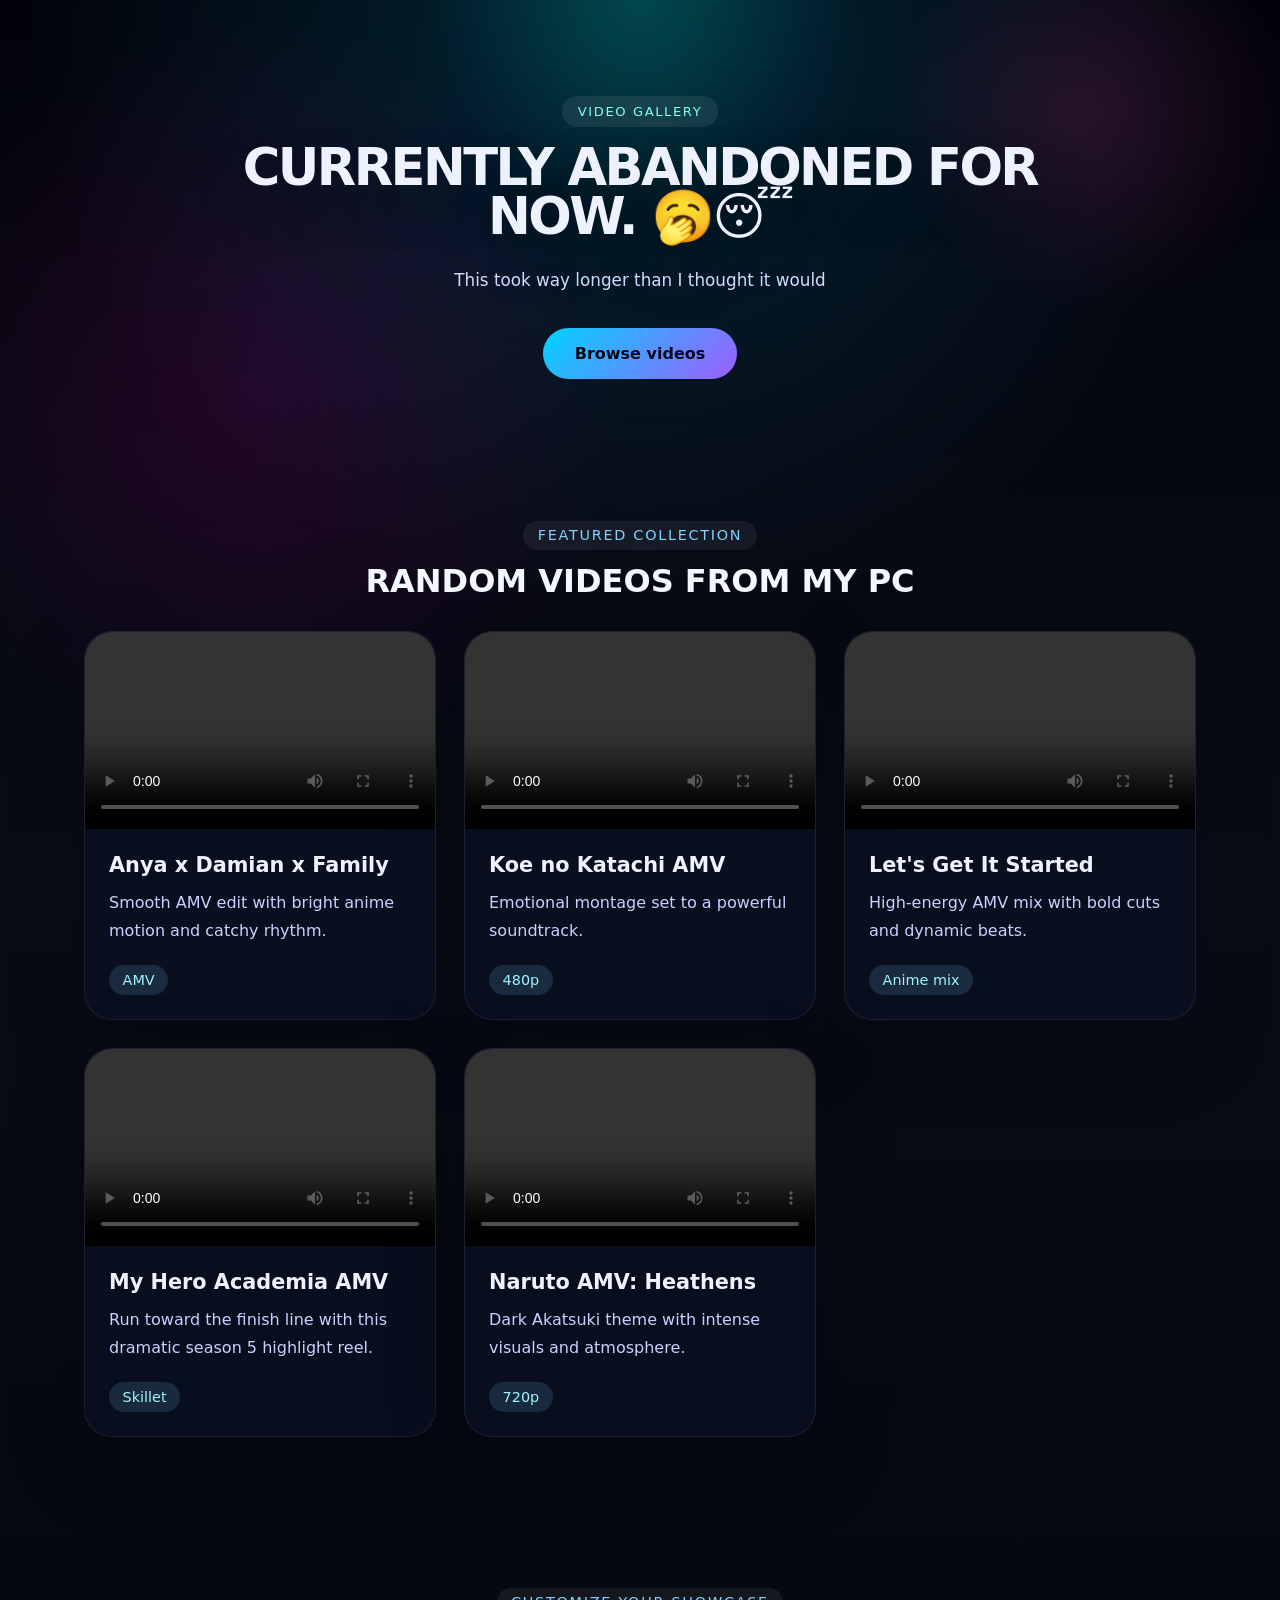
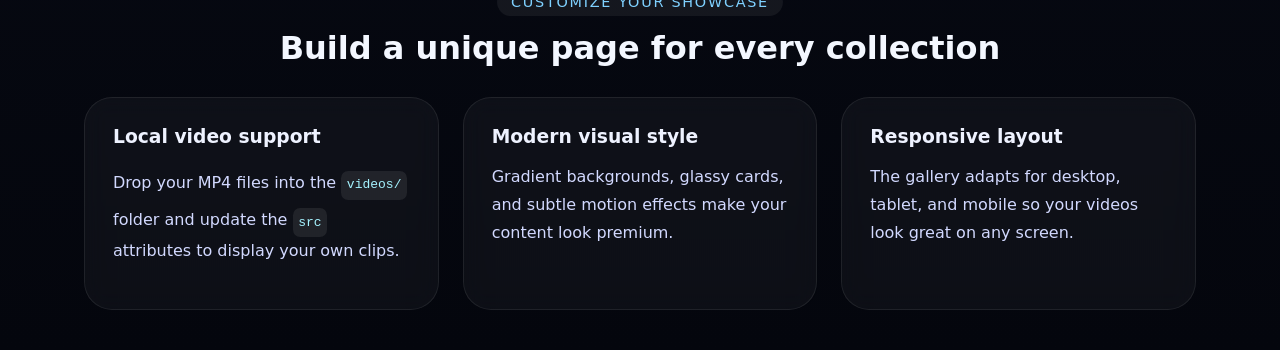
<file: index.html>
<!DOCTYPE html>
<html lang="en">
<head>
    <meta charset="UTF-8">
    <meta name="viewport" content="width=device-width, initial-scale=1.0">
    <title>Video Showcase</title>
    <link rel="stylesheet" href="styles.css">
</head>
<body>
    <header class="hero">
        <div class="hero-copy">
            <span class="eyebrow">Video Gallery</span>
            <h1>CURRENTLY ABANDONED FOR NOW. 🥱😴</h1>
            <p>This took way longer than I thought it would</p>
            <a class="cta" href="#videos">Browse videos</a>
        </div>
        <div class="hero-sparkle"></div>
    </header>

    <main>
        <section class="section intro" id="videos">
            <div class="section-header">
                <p class="section-label">Featured collection</p>
                <h2>RANDOM VIDEOS FROM MY PC</h2>
            </div>
            <div class="video-grid">
                <article class="video-card">
                    <div class="video-frame">
                        <video controls>
                           <source src="https://youtu.be/KXq88Hh4N_8?si=m1KFCm0TGcrSN-8p" type="video/mp4">
                            Your browser does not support the video tag.
                        </video>
                    </div>
                    <div class="card-body">
                        <h3>Anya x Damian x Family</h3>
                        <p>Smooth AMV edit with bright anime motion and catchy rhythm.</p>
                        <span class="tag">AMV</span>
                    </div>
                </article>

                <article class="video-card">
                    <div class="video-frame">
                        <video controls>
                            <source src="videos/Koe_No_Katachi_AMV_-_Little_Do_You_Know(480p).mp4" type="video/mp4">
                            Your browser does not support the video tag.
                        </video>
                    </div>
                    <div class="card-body">
                        <h3>Koe no Katachi AMV</h3>
                        <p>Emotional montage set to a powerful soundtrack.</p>
                        <span class="tag">480p</span>
                    </div>
                </article>

                <article class="video-card">
                    <div class="video-frame">
                        <video controls>
                            <source src="videos/Let's Get It Started.mp4" type="video/mp4">
                            Your browser does not support the video tag.
                        </video>
                    </div>
                    <div class="card-body">
                        <h3>Let's Get It Started</h3>
                        <p>High-energy AMV mix with bold cuts and dynamic beats.</p>
                        <span class="tag">Anime mix</span>
                    </div>
                </article>

                <article class="video-card">
                    <div class="video-frame">
                        <video controls>
                            <source src="videos/My Hero Academia Finish Line.mp4" type="video/mp4">
                            Your browser does not support the video tag.
                        </video>
                    </div>
                    <div class="card-body">
                        <h3>My Hero Academia AMV</h3>
                        <p>Run toward the finish line with this dramatic season 5 highlight reel.</p>
                        <span class="tag">Skillet</span>
                    </div>
                </article>

                <article class="video-card">
                    <div class="video-frame">
                        <video controls>
                            <source src="videos/Naruto.mp4" type="video/mp4">
                            Your browser does not support the video tag.
                        </video>
                    </div>
                    <div class="card-body">
                        <h3>Naruto AMV: Heathens</h3>
                        <p>Dark Akatsuki theme with intense visuals and atmosphere.</p>
                        <span class="tag">720p</span>
                    </div>
                </article>
            </div>
        </section>

        <section class="section about">
            <div class="section-header">
                <p class="section-label">Customize your showcase</p>
                <h2>Build a unique page for every collection</h2>
            </div>
            <div class="about-grid">
                <div class="about-card">
                    <h3>Local video support</h3>
                    <p>Drop your MP4 files into the <code>videos/</code> folder and update the <code>src</code> attributes to display your own clips.</p>
                </div>
                <div class="about-card">
                    <h3>Modern visual style</h3>
                    <p>Gradient backgrounds, glassy cards, and subtle motion effects make your content look premium.</p>
                </div>
                <div class="about-card">
                    <h3>Responsive layout</h3>
                    <p>The gallery adapts for desktop, tablet, and mobile so your videos look great on any screen.</p>
                </div>
            </div>
        </section>
    </main>
</body>
</html>
</file>
<file: styles.css>
* {
    box-sizing: border-box;
}

:root {
    color-scheme: dark;
    font-family: Inter, system-ui, -apple-system, BlinkMacSystemFont, "Segoe UI", sans-serif;
    color: #eef2ff;
    background: #04060d;
}

body {
    margin: 0;
    min-height: 100vh;
    background: radial-gradient(circle at top, rgba(0, 191, 255, 0.18), transparent 30%),
                radial-gradient(circle at 20% 20%, rgba(255, 0, 204, 0.12), transparent 20%),
                linear-gradient(180deg, #02030a 0%, #090c17 45%, #04060d 100%);
}

img, video {
    max-width: 100%;
    display: block;
}

a {
    color: inherit;
    text-decoration: none;
}

.hero {
    position: relative;
    padding: 6rem 1.5rem 4rem;
    display: grid;
    place-items: center;
    text-align: center;
    overflow: hidden;
}

.hero::before {
    content: "";
    position: absolute;
    inset: 0;
    background: radial-gradient(circle at top, rgba(0, 255, 204, 0.18), transparent 28%),
                radial-gradient(circle at 85% 25%, rgba(255, 51, 153, 0.16), transparent 18%);
    opacity: 0.9;
}

.hero-copy {
    position: relative;
    max-width: 820px;
    z-index: 1;
}

.eyebrow {
    display: inline-flex;
    margin-bottom: 1rem;
    padding: 0.5rem 1rem;
    border-radius: 999px;
    background: rgba(255, 255, 255, 0.08);
    color: #80ffea;
    letter-spacing: 0.12em;
    text-transform: uppercase;
    font-size: 0.82rem;
}

.hero h1 {
    margin: 0;
    font-size: clamp(2.8rem, 4vw, 4.6rem);
    line-height: 0.96;
    letter-spacing: -0.05em;
    text-shadow: 0 24px 60px rgba(0, 0, 0, 0.22);
}

.hero p {
    margin: 1.5rem auto 2rem;
    max-width: 620px;
    color: #d6d9ff;
    font-size: 1.05rem;
    line-height: 1.8;
}

.cta {
    display: inline-flex;
    align-items: center;
    justify-content: center;
    padding: 1rem 2rem;
    border-radius: 999px;
    background: linear-gradient(135deg, #00d4ff, #9f5cff);
    color: #050816;
    font-weight: 700;
    transition: transform 0.25s ease, box-shadow 0.25s ease;
}

.cta:hover {
    transform: translateY(-2px);
    box-shadow: 0 18px 36px rgba(0, 212, 255, 0.28);
}

.section {
    padding: 4rem 1.5rem 2.5rem;
    max-width: 1160px;
    margin: 0 auto;
}

.section-header {
    text-align: center;
    margin-bottom: 2rem;
}

.section-label {
    display: inline-flex;
    padding: 0.4rem 0.9rem;
    border-radius: 999px;
    background: rgba(255, 255, 255, 0.06);
    color: #7fd1ff;
    font-size: 0.9rem;
    letter-spacing: 0.12em;
    text-transform: uppercase;
    margin-bottom: 0.9rem;
}

.section h2 {
    margin: 0;
    font-size: clamp(2rem, 2.4vw, 3rem);
    line-height: 1.08;
    color: #f3f7ff;
}

.video-grid {
    display: grid;
    gap: 1.75rem;
    grid-template-columns: repeat(3, minmax(0, 1fr));
}

.video-card {
    border: 1px solid rgba(255, 255, 255, 0.08);
    border-radius: 28px;
    background: rgba(10, 16, 33, 0.82);
    box-shadow: 0 28px 80px rgba(0, 0, 0, 0.22);
    overflow: hidden;
    transition: transform 0.3s ease, border-color 0.3s ease;
}

.video-card:hover {
    transform: translateY(-8px);
    border-color: rgba(0, 212, 255, 0.18);
}

.video-frame {
    position: relative;
    aspect-ratio: 16 / 9;
    background: #050812;
}

.video-frame video {
    width: 100%;
    height: 100%;
    object-fit: cover;
    background: #000;
}

.card-body {
    padding: 1.5rem;
}

.card-body h3 {
    margin: 0 0 0.75rem;
    font-size: 1.3rem;
}

.card-body p {
    margin: 0 0 1.25rem;
    color: #c7d2ff;
    line-height: 1.75;
}

.tag {
    display: inline-flex;
    padding: 0.45rem 0.85rem;
    border-radius: 999px;
    background: rgba(127, 209, 255, 0.14);
    color: #9ef4ff;
    font-size: 0.9rem;
}

.about {
    margin-top: 2rem;
}

.about-grid {
    display: grid;
    gap: 1.5rem;
    grid-template-columns: repeat(3, minmax(0, 1fr));
}

.about-card {
    padding: 1.75rem;
    border-radius: 28px;
    background: rgba(255, 255, 255, 0.04);
    border: 1px solid rgba(255, 255, 255, 0.08);
    backdrop-filter: blur(12px);
}

.about-card h3 {
    margin-top: 0;
    margin-bottom: 0.85rem;
}

.about-card p,
.about-card code {
    color: #d2d9ff;
    line-height: 1.75;
}

.about-card code {
    display: inline-block;
    margin-top: 0.5rem;
    padding: 0.2rem 0.35rem;
    border-radius: 0.45rem;
    background: rgba(255, 255, 255, 0.08);
    color: #a5f3ff;
}

@media (max-width: 1024px) {
    .video-grid,
    .about-grid {
        grid-template-columns: repeat(2, minmax(0, 1fr));
    }
}

@media (max-width: 720px) {
    .hero {
        padding: 4.5rem 1rem 2.5rem;
    }

    .video-grid,
    .about-grid {
        grid-template-columns: 1fr;
    }

    .hero h1 {
        font-size: clamp(2.5rem, 8vw, 3.4rem);
    }
}
</file>
